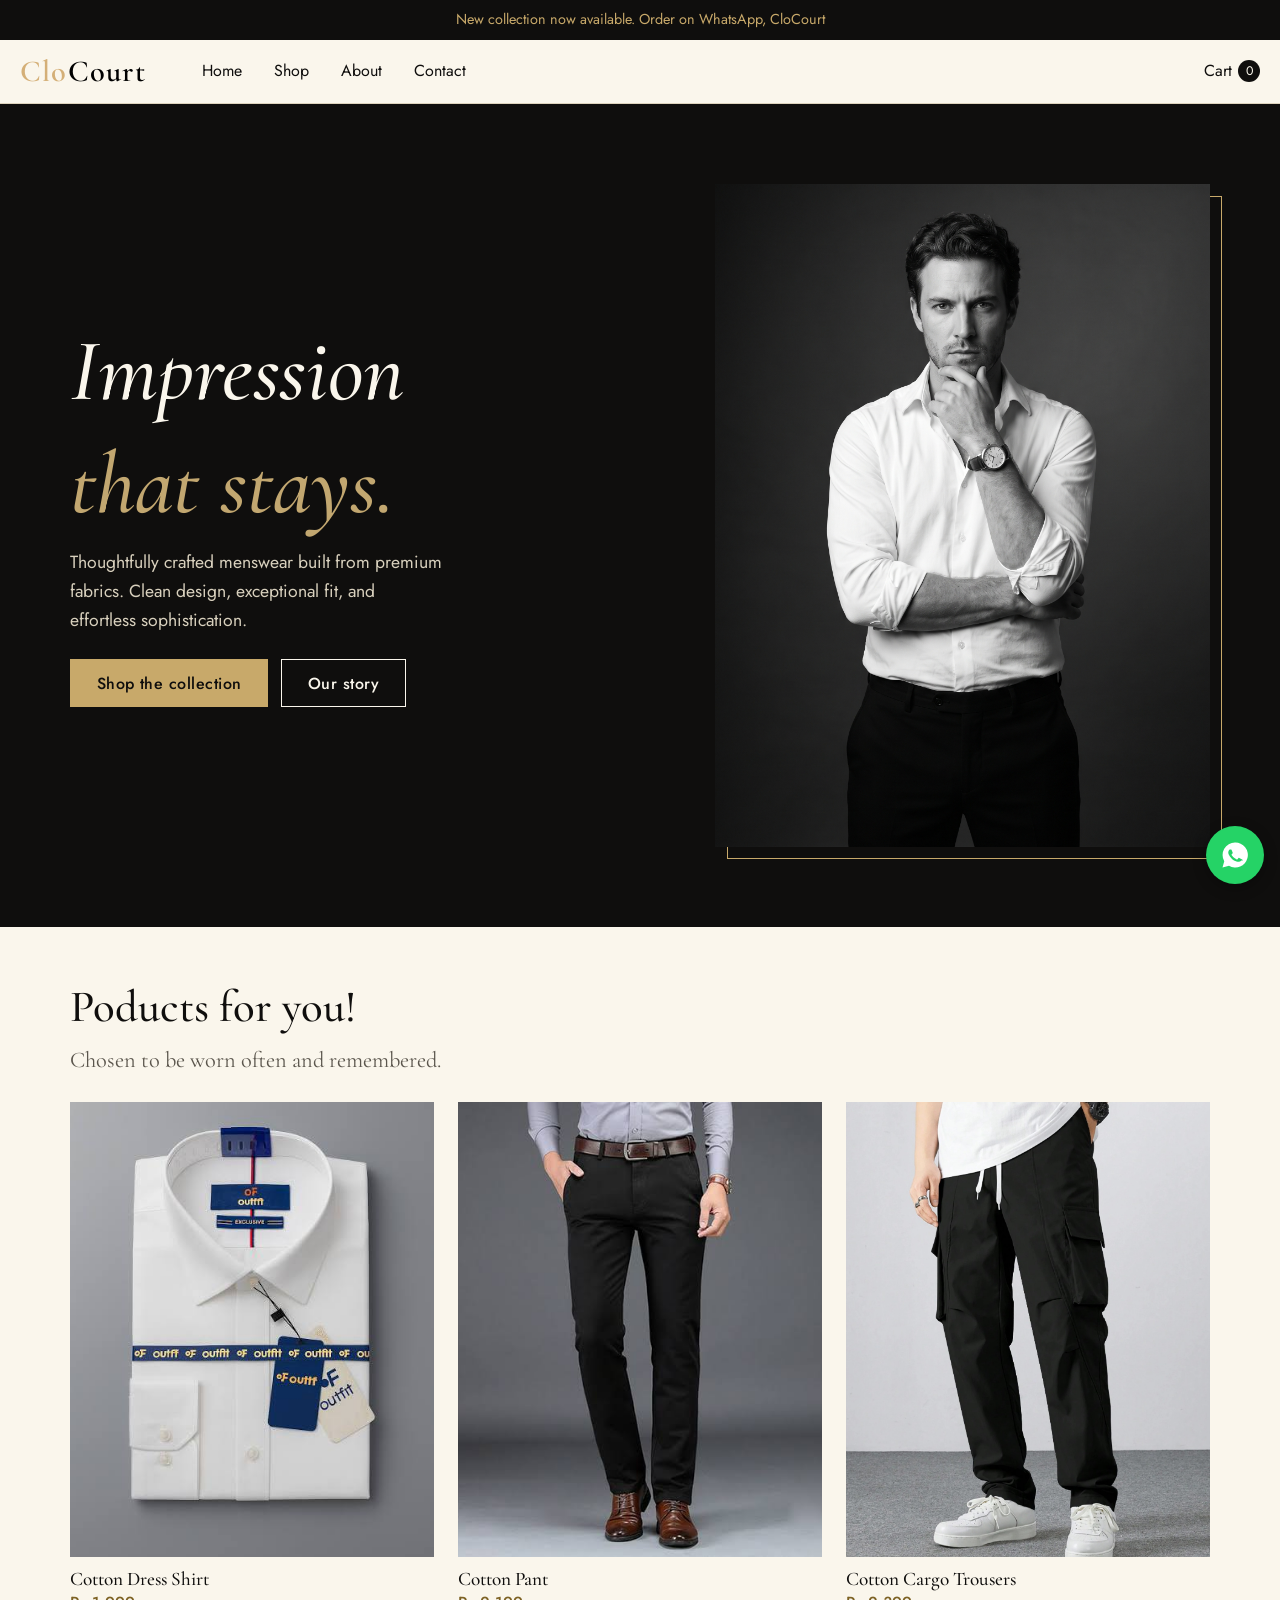
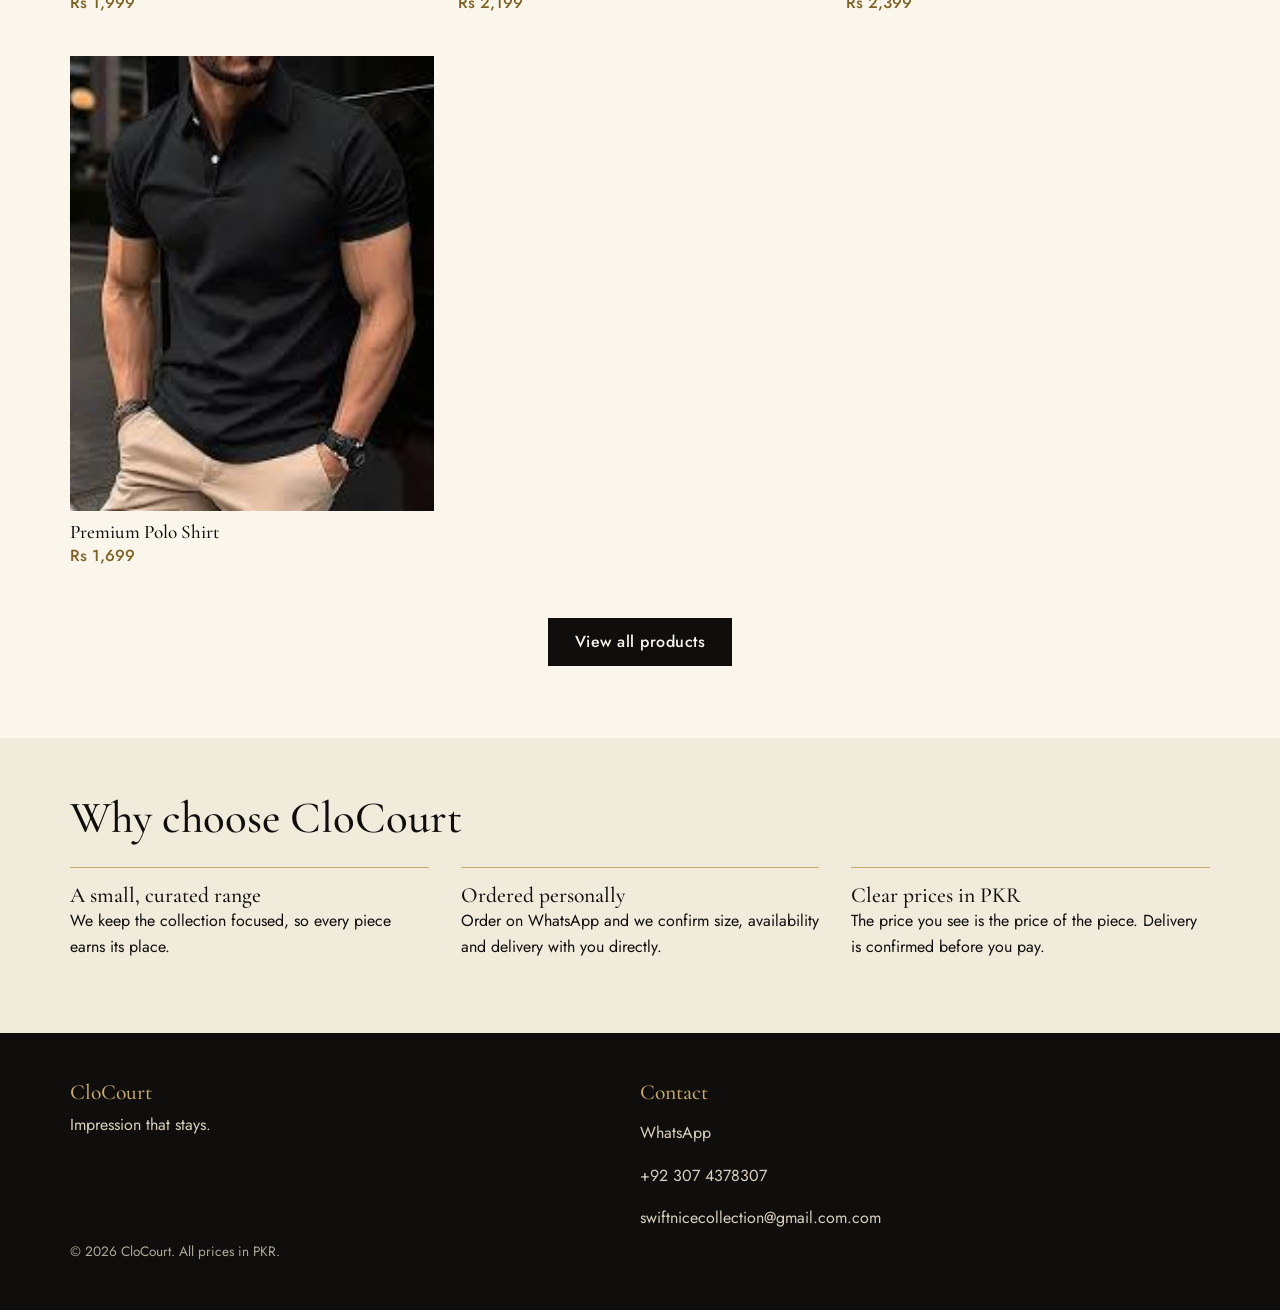
<file: clocourt/index.html>
<!DOCTYPE html>
<html lang="en">
<head>
<meta charset="utf-8">
<meta name="viewport" content="width=device-width, initial-scale=1">
<title>CloCourt | Premium Men's Clothing</title>
<meta name="description" content="CloCourt is a premium men's clothing brand. A small curated collection in quiet luxury. Impression that stays. Order on WhatsApp.">
<!-- Open Graph: controls how links look when shared on WhatsApp and social media -->
<meta property="og:type" content="website">
<meta property="og:site_name" content="CloCourt">
<meta property="og:title" content="CloCourt | Premium Men's Clothing">
<meta property="og:description" content="CloCourt is a premium men's clothing brand. A small curated collection in quiet luxury. Impression that stays. Order on WhatsApp.">
<meta property="og:image" content="images/og.jpg">
<meta name="twitter:card" content="summary_large_image">
<link rel="preconnect" href="https://fonts.googleapis.com">
<link rel="preconnect" href="https://fonts.gstatic.com" crossorigin>
<link href="https://fonts.googleapis.com/css2?family=Cormorant+Garamond:ital,wght@0,500;0,600;1,500&family=Jost:wght@400;500&display=swap" rel="stylesheet">
<link rel="stylesheet" href="css/style.css">
</head>
<body data-page="home">
<!-- Header, footer and WhatsApp button are added by js/main.js so you edit them once -->
<div id="site-header"></div>
<main id="main">
<section class="hero">
  <div class="wrap">
    <div class="hero-text">
      <h1>Impression</h1>
      <h1 style="color: #C2A770;">that stays.</h1>
      <p>Thoughtfully crafted menswear built from premium fabrics. Clean design, exceptional fit, and effortless sophistication.</p>
      <div class="hero-cta">
        <a class="btn btn-gold" href="shop.html">Shop the collection</a>
        <a class="btn btn-line" href="about.html">Our story</a>
      </div>
    </div>
    <div class="hero-img"><img src="images\hero.jpg" alt="CloCourt new collection," width="600" height="750"></div>
  </div>
</section>

<section class="section">
  <div class="wrap">
    <h2>Poducts for you!</h2>
    <p class="lede">Chosen to be worn often and remembered.</p>
    <div class="grid" id="featured"></div>
    <p class="center"><a class="btn" href="shop.html">View all products</a></p>
  </div>
</section>

<section class="section alt">
  <div class="wrap">
    <h2>Why choose CloCourt</h2>
    <div class="features">
      <div><h3>A small, curated range</h3><p>We keep the collection focused, so every piece earns its place.</p></div>
      <div><h3>Ordered personally</h3><p>Order on WhatsApp and we confirm size, availability and delivery with you directly.</p></div>
      <div><h3>Clear prices in PKR</h3><p>The price you see is the price of the piece. Delivery is confirmed before you pay.</p></div>
    </div>
  </div>
</section>
</main>
<div id="site-footer"></div>
<script src="js/products.js"></script>
<script src="js/main.js"></script>
</body>
</html>
</file>
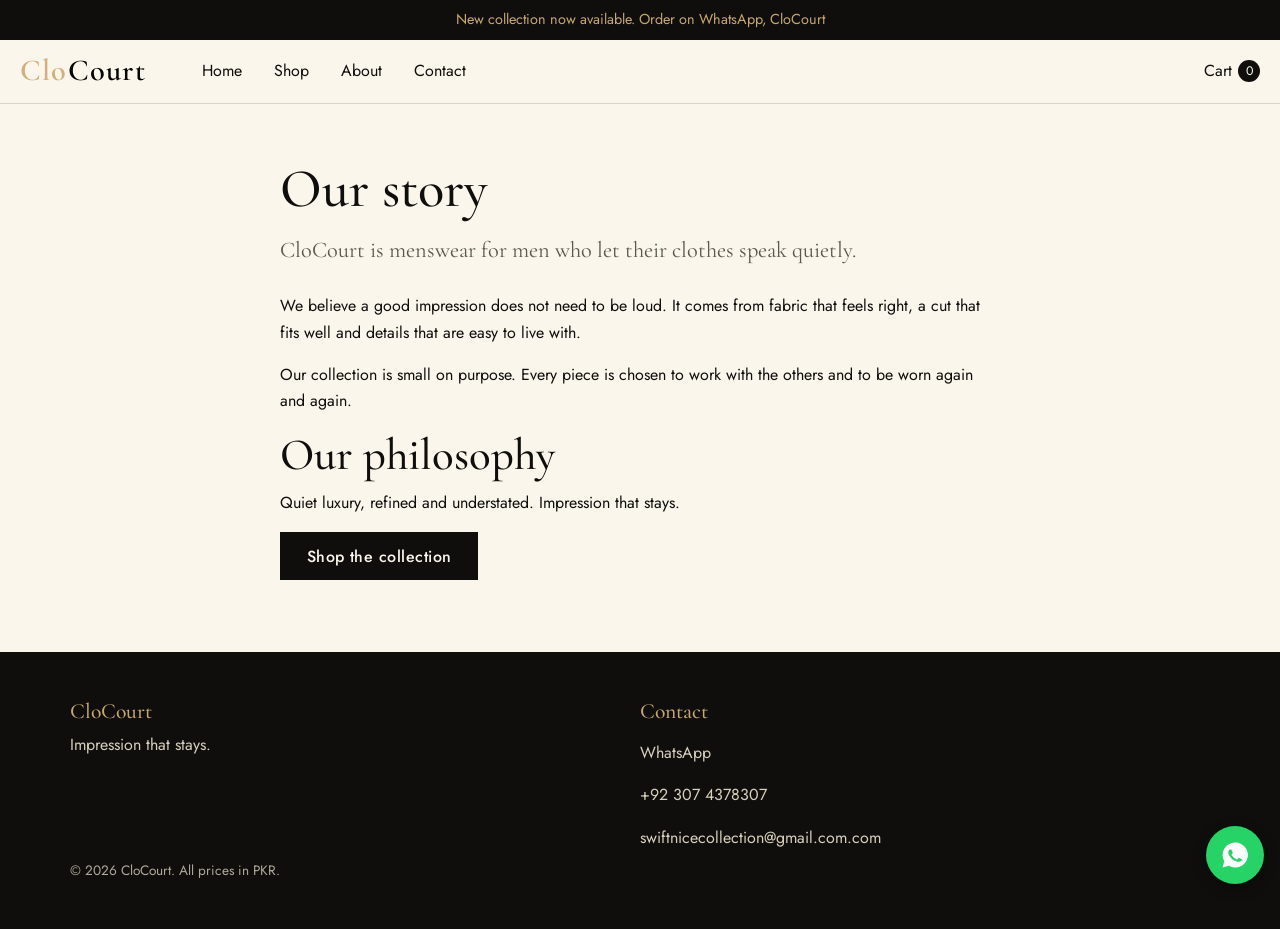
<file: clocourt/about.html>
<!DOCTYPE html>
<html lang="en">
<head>
<meta charset="utf-8">
<meta name="viewport" content="width=device-width, initial-scale=1">
<title>About CloCourt | Our Story</title>
<meta name="description" content="The story behind CloCourt, a premium men's clothing brand built on quiet luxury and lasting impressions.">
<!-- Open Graph: controls how links look when shared on WhatsApp and social media -->
<meta property="og:type" content="website">
<meta property="og:site_name" content="CloCourt">
<meta property="og:title" content="About CloCourt | Our Story">
<meta property="og:description" content="The story behind CloCourt, a premium men's clothing brand built on quiet luxury and lasting impressions.">
<meta property="og:image" content="images/og.jpg">
<meta name="twitter:card" content="summary_large_image">
<link rel="preconnect" href="https://fonts.googleapis.com">
<link rel="preconnect" href="https://fonts.gstatic.com" crossorigin>
<link href="https://fonts.googleapis.com/css2?family=Cormorant+Garamond:ital,wght@0,500;0,600;1,500&family=Jost:wght@400;500&display=swap" rel="stylesheet">
<link rel="stylesheet" href="css/style.css">
</head>
<body data-page="about">
<!-- Header, footer and WhatsApp button are added by js/main.js so you edit them once -->
<div id="site-header"></div>
<main id="main">
<section class="section">
  <div class="wrap narrow">
    <h1 class="h-page">Our story</h1>
    <!-- TODO: replace this placeholder story with your own brand story -->
    <p class="lede">CloCourt is menswear for men who let their clothes speak quietly.</p>
    <p>We believe a good impression does not need to be loud. It comes from fabric that feels right, a cut that fits well and details that are easy to live with.</p>
    <p>Our collection is small on purpose. Every piece is chosen to work with the others and to be worn again and again.</p>
    <h2>Our philosophy</h2>
    <p>Quiet luxury, refined and understated. Impression that stays.</p>
    <p><a class="btn" href="shop.html">Shop the collection</a></p>
  </div>
</section>
</main>
<div id="site-footer"></div>
<script src="js/products.js"></script>
<script src="js/main.js"></script>
</body>
</html>
</file>
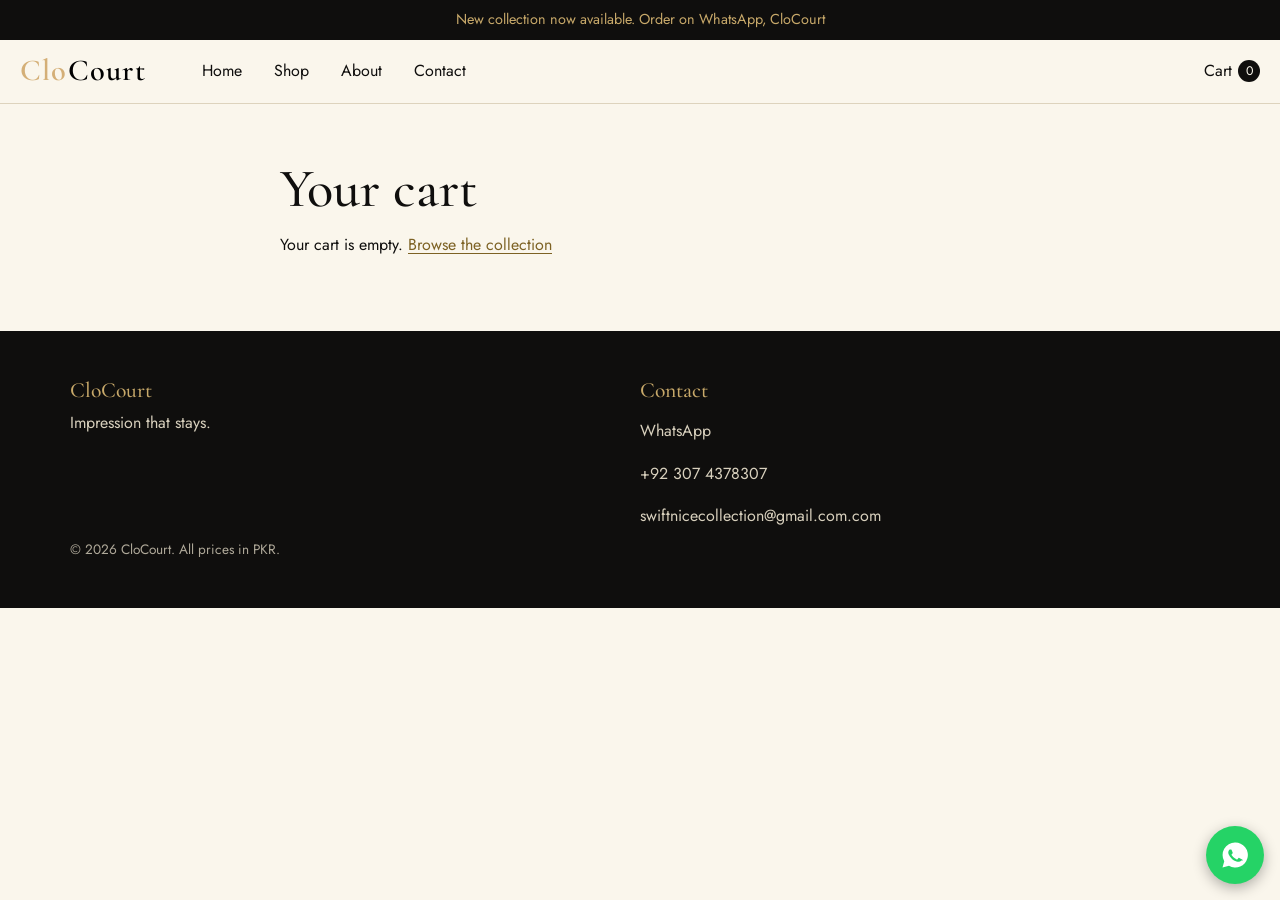
<file: clocourt/cart.html>
<!DOCTYPE html>
<html lang="en">
<head>
<meta charset="utf-8">
<meta name="viewport" content="width=device-width, initial-scale=1">
<title>Your Cart and Checkout | CloCourt</title>
<meta name="description" content="Review your CloCourt order and send it to us on WhatsApp. We confirm availability, delivery and payment personally.">
<!-- Open Graph: controls how links look when shared on WhatsApp and social media -->
<meta property="og:type" content="website">
<meta property="og:site_name" content="CloCourt">
<meta property="og:title" content="Your Cart and Checkout | CloCourt">
<meta property="og:description" content="Review your CloCourt order and send it to us on WhatsApp. We confirm availability, delivery and payment personally.">
<meta property="og:image" content="images/og.jpg">
<meta name="twitter:card" content="summary_large_image">
<link rel="preconnect" href="https://fonts.googleapis.com">
<link rel="preconnect" href="https://fonts.gstatic.com" crossorigin>
<link href="https://fonts.googleapis.com/css2?family=Cormorant+Garamond:ital,wght@0,500;0,600;1,500&family=Jost:wght@400;500&display=swap" rel="stylesheet">
<link rel="stylesheet" href="css/style.css">
</head>
<body data-page="cart">
<!-- Header, footer and WhatsApp button are added by js/main.js so you edit them once -->
<div id="site-header"></div>
<main id="main">
<section class="section">
  <div class="wrap narrow">
    <h1 class="h-page">Your cart</h1>
    <div id="cart-items"></div>
    <div id="checkout" hidden>
      <p class="total">Total <strong id="total"></strong></p>
      <h2>Send your order</h2>
      <p class="muted">Your order is not confirmed until we reply on WhatsApp. We will confirm availability, delivery and payment with you.</p>
      <form id="checkout-form">
        <label>Full name<input name="name" required autocomplete="name"></label>
        <label>Phone number<input name="phone" type="tel" required pattern="[0-9+\s\-]{10,16}" title="Enter a valid phone number" autocomplete="tel"></label>
        <label>Delivery address<textarea name="address" rows="3" required autocomplete="street-address"></textarea></label>
        <button class="btn btn-wa" type="submit">Send order on WhatsApp</button>
      </form>
      <p id="sent-note" class="note" hidden>WhatsApp should have opened with your order. If not, <a class="link" id="wa-fallback" target="_blank" rel="noopener">tap here to open it</a>. Please send the message to complete your enquiry.</p>
      <div class="pay">
        <h3>Payment details</h3>
        <p>Pay only after we confirm your order on WhatsApp.</p>
       </div>
    </div>
  </div>
</section>
</main>
<div id="site-footer"></div>
<script src="js/products.js"></script>
<script src="js/main.js"></script>
</body>
</html>
</file>
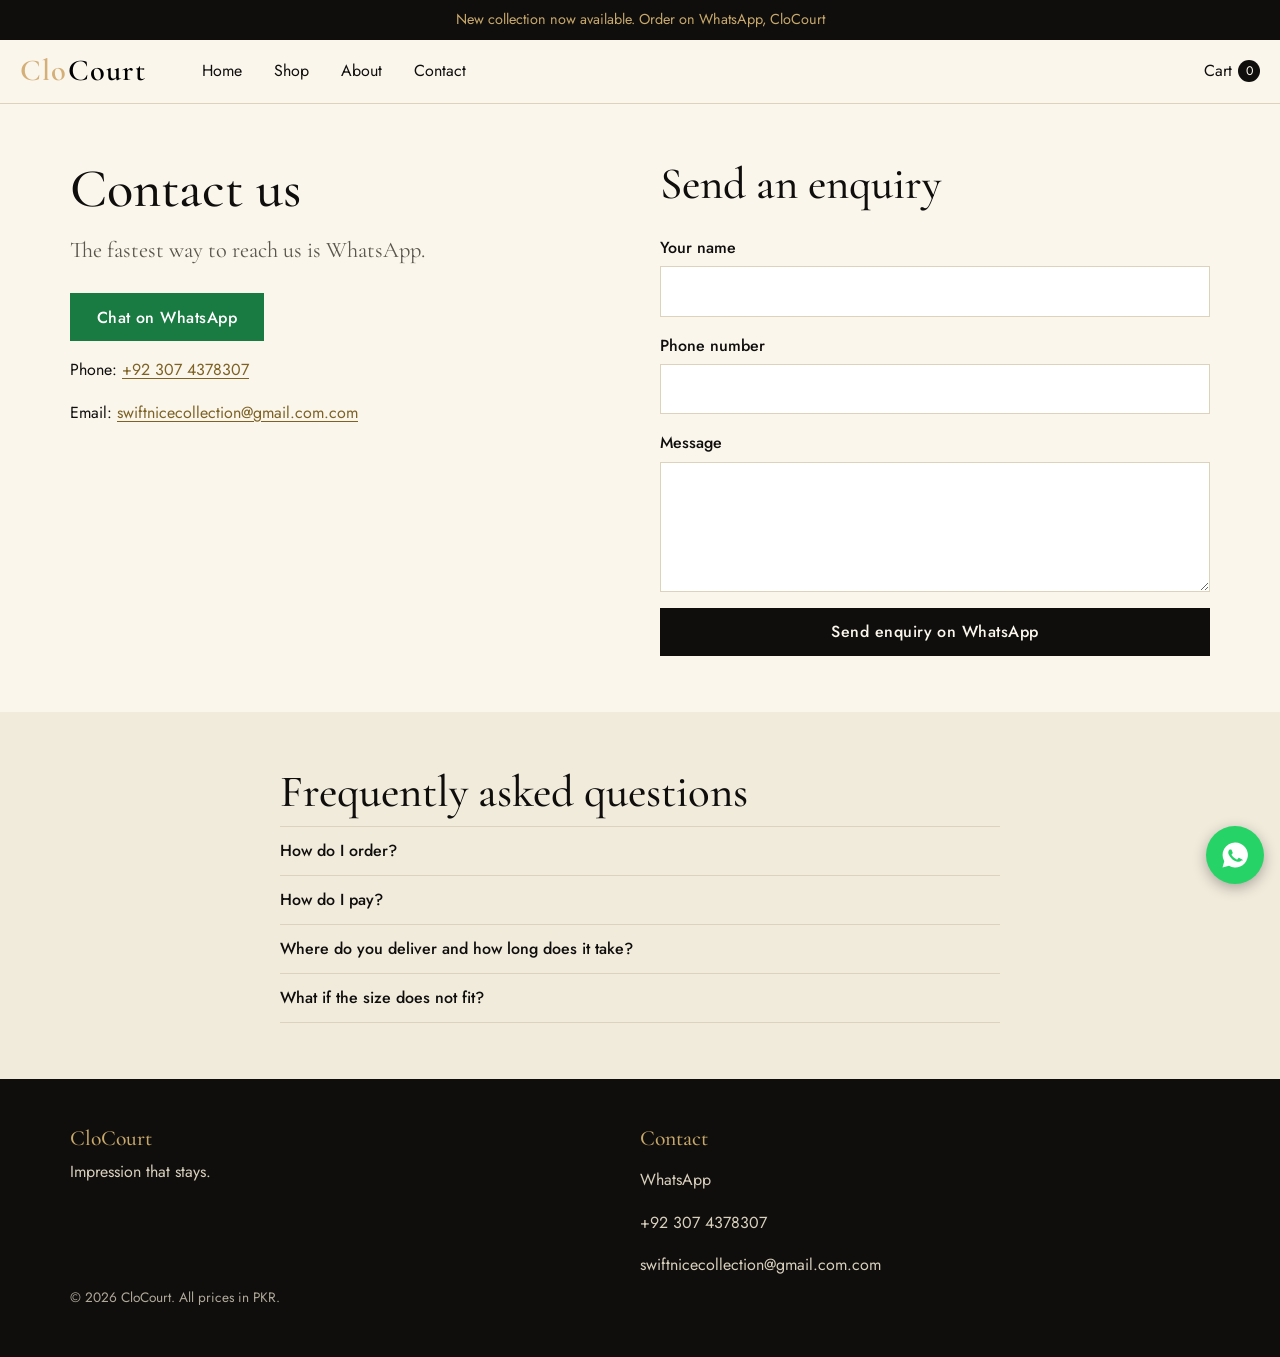
<file: clocourt/contact.html>
<!DOCTYPE html>
<html lang="en">
<head>
<meta charset="utf-8">
<meta name="viewport" content="width=device-width, initial-scale=1">
<title>Contact CloCourt | WhatsApp, Phone and Email</title>
<meta name="description" content="Contact CloCourt on WhatsApp, phone or email. Ask about sizes, delivery or your order.">
<!-- Open Graph: controls how links look when shared on WhatsApp and social media -->
<meta property="og:type" content="website">
<meta property="og:site_name" content="CloCourt">
<meta property="og:title" content="Contact CloCourt | WhatsApp, Phone and Email">
<meta property="og:description" content="Contact CloCourt on WhatsApp, phone or email. Ask about sizes, delivery or your order.">
<meta property="og:image" content="images/og.jpg">
<meta name="twitter:card" content="summary_large_image">
<link rel="preconnect" href="https://fonts.googleapis.com">
<link rel="preconnect" href="https://fonts.gstatic.com" crossorigin>
<link href="https://fonts.googleapis.com/css2?family=Cormorant+Garamond:ital,wght@0,500;0,600;1,500&family=Jost:wght@400;500&display=swap" rel="stylesheet">
<link rel="stylesheet" href="css/style.css">
</head>
<body data-page="contact">
<!-- Header, footer and WhatsApp button are added by js/main.js so you edit them once -->
<div id="site-header"></div>
<main id="main">
<section class="section">
  <div class="wrap two">
    <div>
      <h1 class="h-page">Contact us</h1>
      <p class="lede">The fastest way to reach us is WhatsApp.</p>
      <p><a class="btn btn-wa" id="c-wa" target="_blank" rel="noopener">Chat on WhatsApp</a></p>
      <p>Phone: <a class="link" id="c-phone"></a></p>
      <p>Email: <a class="link" id="c-email"></a></p>
    </div>
    <form id="contact-form">
      <h2>Send an enquiry</h2>
      <label>Your name<input name="name" required autocomplete="name"></label>
      <label>Phone number<input name="phone" type="tel" required pattern="[0-9+\s\-]{10,16}" autocomplete="tel"></label>
      <label>Message<textarea name="message" rows="4" required></textarea></label>
      <button class="btn" type="submit">Send enquiry on WhatsApp</button>
      <p id="contact-note" class="note" hidden>Thank you. WhatsApp should have opened with your message. Please press send there to reach us.</p>
    </form>
  </div>
</section>

<section class="section alt">
  <div class="wrap narrow">
    <h2>Frequently asked questions</h2>
    <details><summary>How do I order?</summary><p>Choose a product, pick your size and colour, then send your order on WhatsApp. We confirm everything with you personally.</p></details>
    <details><summary>How do I pay?</summary><p>We arrange payment with you on WhatsApp after confirming your order. Please do not pay before we confirm.</p></details>
    <details><summary>Where do you deliver and how long does it take?</summary><p>Delivery areas, charges and timing are confirmed with you on WhatsApp. <!-- TODO: add your city, courier, charges and times --></p></details>
    <details><summary>What if the size does not fit?</summary><p>Check the size chart on each product page and ask us if you are unsure. <!-- TODO: add your returns and exchange policy --></p></details>
  </div>
</section>
</main>
<div id="site-footer"></div>
<script src="js/products.js"></script>
<script src="js/main.js"></script>
</body>
</html>
</file>
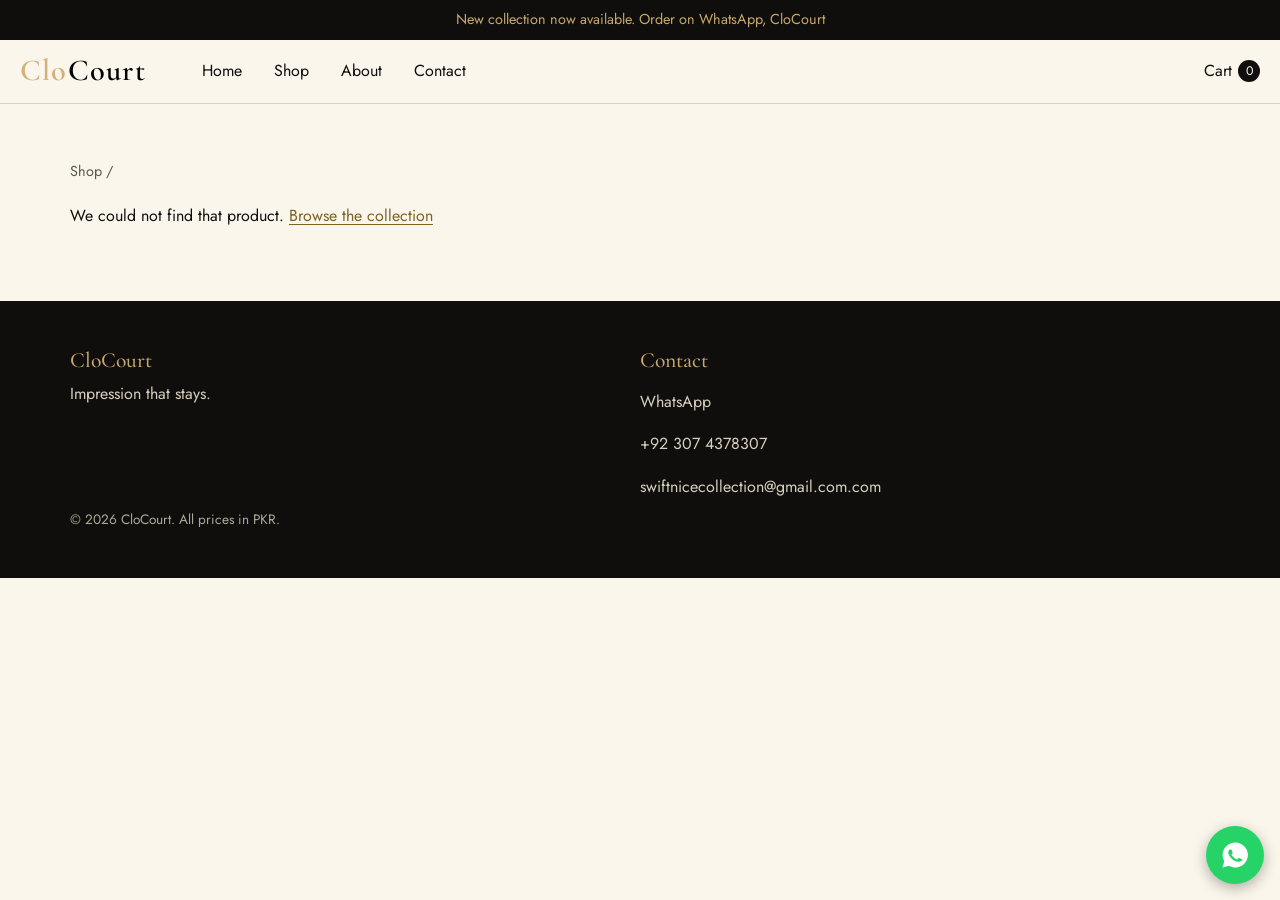
<file: clocourt/product.html>
<!DOCTYPE html>
<html lang="en">
<head>
<meta charset="utf-8">
<meta name="viewport" content="width=device-width, initial-scale=1">
<title>Product | CloCourt</title>
<meta name="description" content="View product details, sizes and colours, then order on WhatsApp.">
<!-- Open Graph: controls how links look when shared on WhatsApp and social media -->
<meta property="og:type" content="website">
<meta property="og:site_name" content="CloCourt">
<meta property="og:title" content="Product | CloCourt">
<meta property="og:description" content="View product details, sizes and colours, then order on WhatsApp.">
<meta property="og:image" content="images/og.jpg">
<meta name="twitter:card" content="summary_large_image">
<link rel="preconnect" href="https://fonts.googleapis.com">
<link rel="preconnect" href="https://fonts.gstatic.com" crossorigin>
<link href="https://fonts.googleapis.com/css2?family=Cormorant+Garamond:ital,wght@0,500;0,600;1,500&family=Jost:wght@400;500&display=swap" rel="stylesheet">
<link rel="stylesheet" href="css/style.css">
</head>
<body data-page="product">
<!-- Header, footer and WhatsApp button are added by js/main.js so you edit them once -->
<div id="site-header"></div>
<main id="main">
<section class="section">
  <div class="wrap">
    <nav class="crumbs" aria-label="Breadcrumb"><a href="shop.html">Shop</a> / <span id="crumb"></span></nav>
    <div id="product" class="pdp"></div>
  </div>
</section>
</main>
<div id="site-footer"></div>
<script src="js/products.js"></script>
<script src="js/main.js"></script>
</body>
</html>
</file>
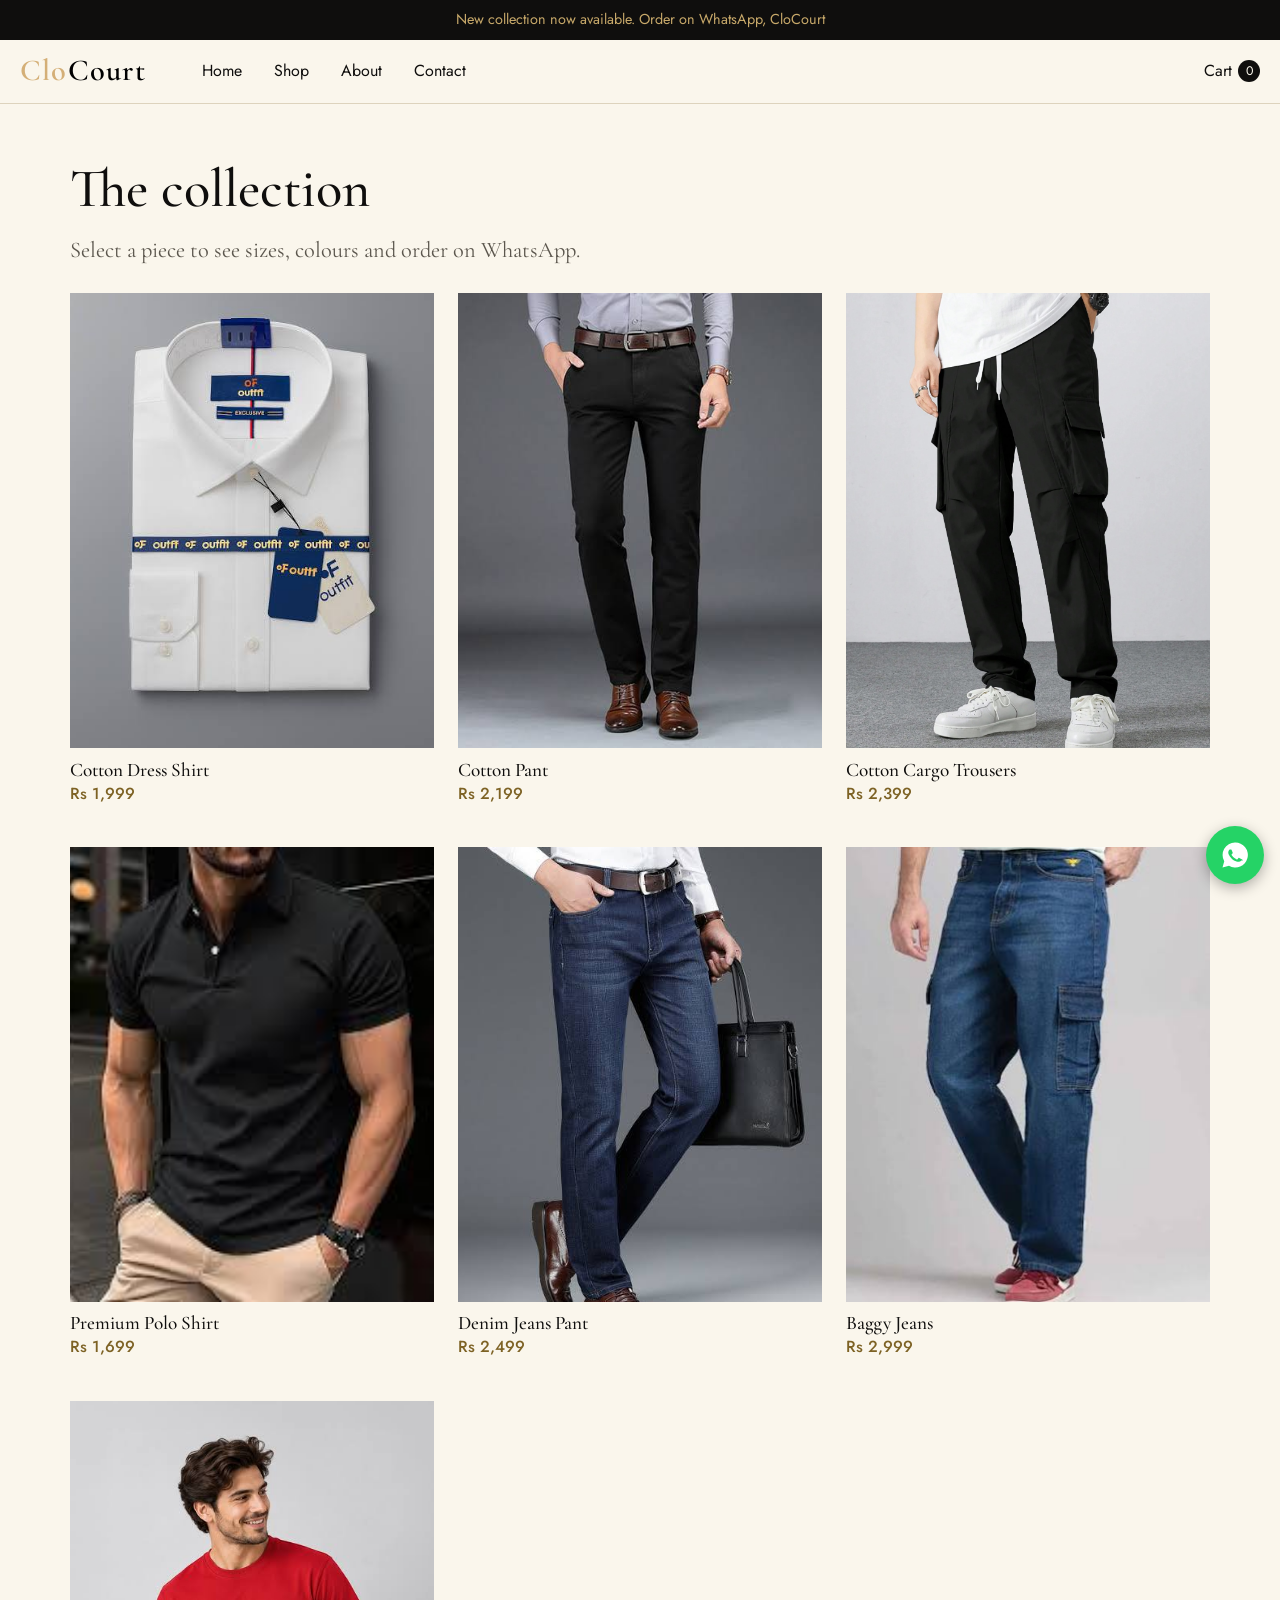
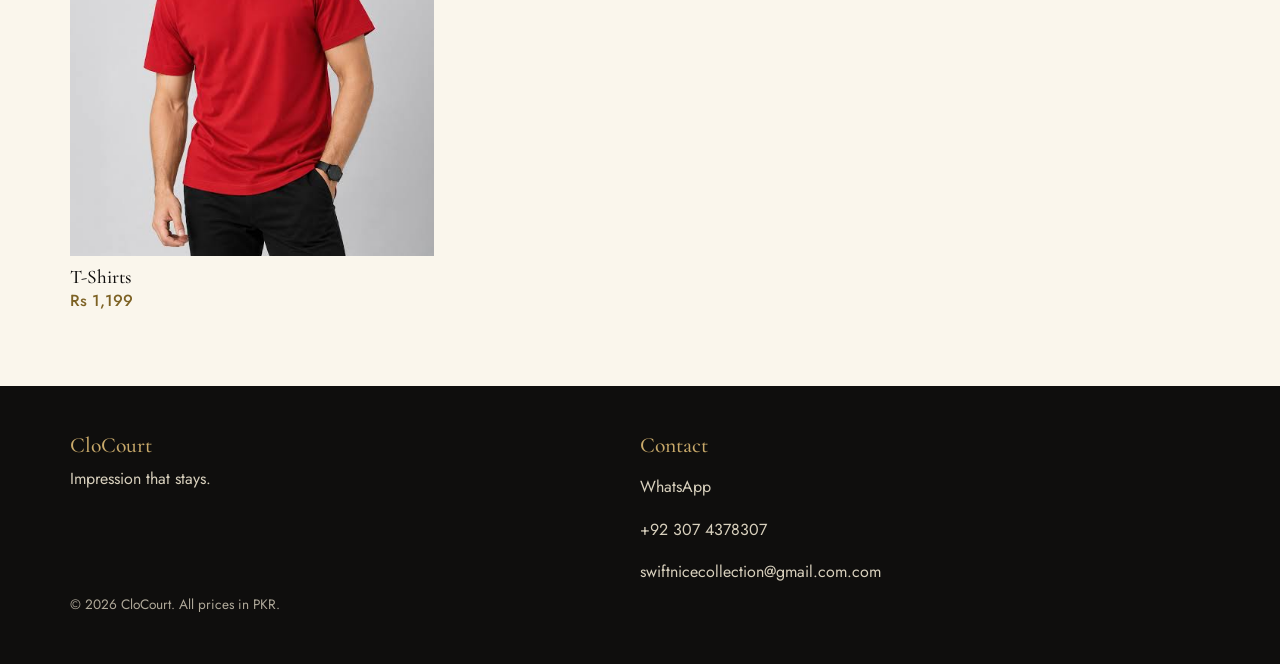
<file: clocourt/shop.html>
<!DOCTYPE html>
<html lang="en">
<head>
<meta charset="utf-8">
<meta name="viewport" content="width=device-width, initial-scale=1">
<title>Shop the Collection | CloCourt</title>
<meta name="description" content="Browse the CloCourt men's clothing collection. Clear prices in PKR and easy ordering on WhatsApp.">
<!-- Open Graph: controls how links look when shared on WhatsApp and social media -->
<meta property="og:type" content="website">
<meta property="og:site_name" content="CloCourt">
<meta property="og:title" content="Shop the Collection | CloCourt">
<meta property="og:description" content="Browse the CloCourt men's clothing collection. Clear prices in PKR and easy ordering on WhatsApp.">
<meta property="og:image" content="images/og.jpg">
<meta name="twitter:card" content="summary_large_image">
<link rel="preconnect" href="https://fonts.googleapis.com">
<link rel="preconnect" href="https://fonts.gstatic.com" crossorigin>
<link href="https://fonts.googleapis.com/css2?family=Cormorant+Garamond:ital,wght@0,500;0,600;1,500&family=Jost:wght@400;500&display=swap" rel="stylesheet">
<link rel="stylesheet" href="css/style.css">
</head>
<body data-page="shop">
<!-- Header, footer and WhatsApp button are added by js/main.js so you edit them once -->
<div id="site-header"></div>
<main id="main">
<section class="section">
  <div class="wrap">
    <h1 class="h-page">The collection</h1>
    <p class="lede">Select a piece to see sizes, colours and order on WhatsApp.</p>
    <div class="grid" id="product-grid"></div>
  </div>
</section>
</main>
<div id="site-footer"></div>
<script src="js/products.js"></script>
<script src="js/main.js"></script>
</body>
</html>
</file>
<file: clocourt/css/style.css>
/* ===== 1. VARIABLES: change colours and fonts here ===== */
:root{
  --black:#0f0e0d; --ivory:#faf6ec; --ivory-2:#f1ebdc;
  --gold:#c8a96a; --gold-dark:#7d6224;   /* gold-dark is for text on ivory (readable) */
  --muted:#5b564d; --line:#ddd3bd; --wa:#197a42;
  --serif:"Cormorant Garamond",Georgia,serif; --sans:"Jost",system-ui,sans-serif;
  --pad:1.25rem; --max:1180px;
}
/* ===== 2. BASE ===== */
*{box-sizing:border-box;margin:0}
html{scroll-behavior:smooth}
body{font-family:var(--sans);background:var(--ivory);color:var(--black);line-height:1.65;overflow-x:hidden}
img{max-width:100%;display:block;height:auto}
a{color:inherit;text-decoration:none}
h1,h2,h3{font-family:var(--serif);font-weight:500;line-height:1.1}
h1{font-size:clamp(2.8rem,10vw,5.5rem)} h2{font-size:clamp(1.9rem,5vw,2.8rem);margin-bottom:.6rem} h3{font-size:1.35rem}
.h-page{font-size:clamp(2.2rem,7vw,3.4rem);margin-bottom:.8rem}
p{margin-bottom:1rem} .muted{color:var(--muted)} .center{text-align:center;margin-top:2rem}
.lede{font-family:var(--serif);font-size:1.4rem;color:var(--muted);margin-bottom:1.5rem}
:focus-visible{outline:2px solid var(--gold-dark);outline-offset:3px}
.link{color:var(--gold-dark);text-decoration:underline;text-underline-offset:3px}

/* ===== 3. LAYOUT HELPERS ===== */
.wrap{max-width:var(--max);margin:auto;padding:0 var(--pad)}
.narrow{max-width:760px}
.section{padding:3.5rem 0} .alt{background:var(--ivory-2)}
.two{display:grid;gap:2.5rem}

/* ===== 4. BUTTONS (min 48px tall for easy tapping) ===== */
.btn{display:inline-flex;align-items:center;justify-content:center;min-height:48px;padding:0 1.6rem;border:1px solid var(--black);background:var(--black);color:var(--ivory);font:500 1rem var(--sans);letter-spacing:.03em;cursor:pointer;transition:background .25s,color .25s,border-color .25s}
.btn:hover{background:transparent;color:var(--black)}
.btn-gold{background:var(--gold);border-color:var(--gold);color:var(--black)} .btn-gold:hover{color:var(--gold)}
.btn-line{background:transparent;color:inherit;border-color:currentColor} .btn-line:hover{background:var(--ivory);color:var(--black)}
.btn-wa{background:var(--wa);border-color:var(--wa);color:#fff} .btn-wa:hover{background:transparent;color:var(--wa)}
.btn-block{width:100%}

/* ===== 5. HEADER + MOBILE MENU ===== */
.banner{background:var(--black);color:var(--gold);text-align:center;font-size:.9rem;padding:.5rem var(--pad)}
.site-header{position:sticky;top:0;z-index:50;display:flex;align-items:center;gap:.5rem;padding:.4rem var(--pad);background:var(--ivory);border-bottom:1px solid var(--line)}
.logo{font-family:var(--serif);font-size:1.9rem;font-weight:600;letter-spacing:.04em}
.cart-link{margin-left:auto;min-height:44px;display:flex;align-items:center;gap:.4rem}
.cart-count{background:var(--black);color:var(--ivory);border-radius:99px;min-width:22px;height:22px;display:inline-grid;place-items:center;font-size:.78rem}
.menu-btn{width:44px;height:44px;background:none;border:0;cursor:pointer;display:flex;flex-direction:column;justify-content:center;gap:6px;padding:0 10px}
.menu-btn span{height:2px;background:var(--black);transition:transform .3s,opacity .3s}
.menu-btn[aria-expanded="true"] span:nth-child(1){transform:translateY(8px) rotate(45deg)}
.menu-btn[aria-expanded="true"] span:nth-child(2){opacity:0}
.menu-btn[aria-expanded="true"] span:nth-child(3){transform:translateY(-8px) rotate(-45deg)}
.nav{display:none;position:absolute;top:100%;left:0;right:0;background:var(--ivory);border-bottom:1px solid var(--line);flex-direction:column}
.nav.open{display:flex}
.nav a{padding:.8rem var(--pad);min-height:48px;display:flex;align-items:center;border-top:1px solid var(--line)}
.nav a:hover{color:var(--gold-dark)}

/* ===== 6. HERO ===== */
.hero{background:var(--black);color:var(--ivory);overflow:hidden}
.hero .wrap{display:grid;gap:2.5rem;padding-top:3rem;padding-bottom:3.5rem}
.hero h1{font-style:italic;margin-bottom:1rem}
.hero p{max-width:34ch;color:#d8d0bd;font-size:1.1rem}
.hero-cta{display:flex;flex-wrap:wrap;gap:.8rem;margin-top:1.5rem}
.hero-img{position:relative}
.hero-img img{position:relative;z-index:1;width:100%}
.hero-img::after{content:"";position:absolute;inset:12px -12px -12px 12px;border:1px solid var(--gold)}

/* ===== 7. PRODUCT GRID + CARDS ===== */
.grid{display:grid;grid-template-columns:repeat(2,1fr);gap:1rem;margin-top:1.5rem}
.card{display:block}
.card .ph{overflow:hidden;background:var(--ivory-2);aspect-ratio:4/5}
.card img{width:100%;height:100%;object-fit:cover;transition:transform .6s ease}
.card:hover img{transform:scale(1.04)}
.card h3{margin-top:.7rem;font-size:1.2rem}
.price{color:var(--gold-dark);font-weight:500}

/* ===== 8. FEATURES ===== */
.features{display:grid;gap:1.5rem;margin-top:1.5rem}
.features>div{border-top:1px solid var(--gold);padding-top:1rem}

/* ===== 9. PRODUCT PAGE ===== */
.crumbs{font-size:.9rem;color:var(--muted);margin-bottom:1.2rem}
.pdp{display:grid;gap:2rem}
.pdp-img img{width:100%}
.pdp .price{font-size:1.5rem;margin-bottom:1rem}
.opt{border:0;padding:0;margin:1rem 0}
.opt legend{font-weight:500;margin-bottom:.4rem}
.chip{display:inline-block;margin:0 .4rem .4rem 0;position:relative}
.chip input{position:absolute;opacity:0;inset:0}
.chip span{display:inline-flex;align-items:center;justify-content:center;min-width:48px;min-height:44px;padding:0 1rem;border:1px solid var(--line);background:#fff;cursor:pointer;transition:all .2s}
.chip:hover span{border-color:var(--black)}
.chip input:checked+span{background:var(--black);color:var(--ivory);border-color:var(--black)}
.chip input:focus-visible+span{outline:2px solid var(--gold-dark);outline-offset:2px}
.qty{display:inline-flex;align-items:center;border:1px solid var(--line);background:#fff}
.qty button{width:44px;height:44px;border:0;background:none;font-size:1.3rem;cursor:pointer}
.qty span{min-width:36px;text-align:center}
.actions{display:grid;gap:.7rem;margin:1.5rem 0}
details{border-top:1px solid var(--line)}
details:last-of-type{border-bottom:1px solid var(--line)}
summary{min-height:48px;display:flex;align-items:center;cursor:pointer;font-weight:500}
details p,details table{margin-bottom:1rem}
table{border-collapse:collapse;width:100%} th,td{padding:.5rem;border-bottom:1px solid var(--line);text-align:left}

/* ===== 10. CART, FORMS, PAYMENT ===== */
.row{display:grid;grid-template-columns:72px 1fr;gap:1rem;padding:1rem 0;border-bottom:1px solid var(--line)}
.row-actions{grid-column:1/-1;display:flex;justify-content:space-between;align-items:center}
.row .link{background:none;border:0;min-height:44px;cursor:pointer;font:inherit}
.total{display:flex;justify-content:space-between;font-size:1.3rem;padding:1.2rem 0}
form{display:grid;gap:1rem}
label{display:grid;gap:.3rem;font-weight:500}
input,textarea{font:inherit;font-size:1rem;min-height:48px;padding:.7rem .8rem;border:1px solid var(--line);background:#fff;border-radius:0}
input:focus,textarea:focus{border-color:var(--black);outline:0}
.note{background:var(--ivory-2);border-left:3px solid var(--gold);padding:.8rem 1rem;margin-top:1rem}
.pay{border:1px solid var(--gold);padding:1.2rem;margin-top:2rem}
.pay img{margin-top:.8rem;background:#fff}

/* ===== 11. FOOTER, WHATSAPP BUTTON, TOAST ===== */
.site-footer{background:var(--black);color:#d8d0bd;padding:3rem 0 2rem;margin-top:0}
.site-footer .wrap{display:grid;gap:2rem}
.site-footer h3{color:var(--gold);margin-bottom:.5rem}
.site-footer a{display:inline-block;padding:.5rem 0;transition:color .2s} .site-footer a:hover{color:var(--gold)}
.copy{font-size:.85rem;opacity:.8}
.wa-float{position:fixed;right:1rem;bottom:1rem;z-index:60;width:58px;height:58px;border-radius:50%;background:#25d366;display:grid;place-items:center;box-shadow:0 4px 14px rgba(0,0,0,.3);transition:transform .25s}
.wa-float:hover{transform:scale(1.08)} .wa-float svg{width:30px;height:30px;fill:#fff}
.toast{position:fixed;left:50%;bottom:5.5rem;transform:translateX(-50%);background:var(--black);color:var(--ivory);padding:.8rem 1.2rem;z-index:70}

/* ===== 12. LARGER SCREENS ===== */
@media(min-width:768px){
  .menu-btn{display:none}
  .nav{display:flex;position:static;flex-direction:row;border:0;background:none;margin-left:2rem}
  .nav a{border:0;padding:0 1rem}
  .hero .wrap{grid-template-columns:1.1fr .9fr;align-items:center;padding-top:5rem;padding-bottom:5rem}
  .grid{grid-template-columns:repeat(3,1fr);gap:1.5rem}
  .features{grid-template-columns:repeat(3,1fr);gap:2rem}
  .pdp{grid-template-columns:1fr 1fr;gap:3rem}
  .two{grid-template-columns:1fr 1fr}
  .site-footer .wrap{grid-template-columns:2fr 1fr 1fr}
  .row{grid-template-columns:88px 1fr auto}.row-actions{grid-column:auto;flex-direction:column;align-items:flex-end}
}
@media(prefers-reduced-motion:reduce){*{transition:none!important;scroll-behavior:auto!important}}
</file>
